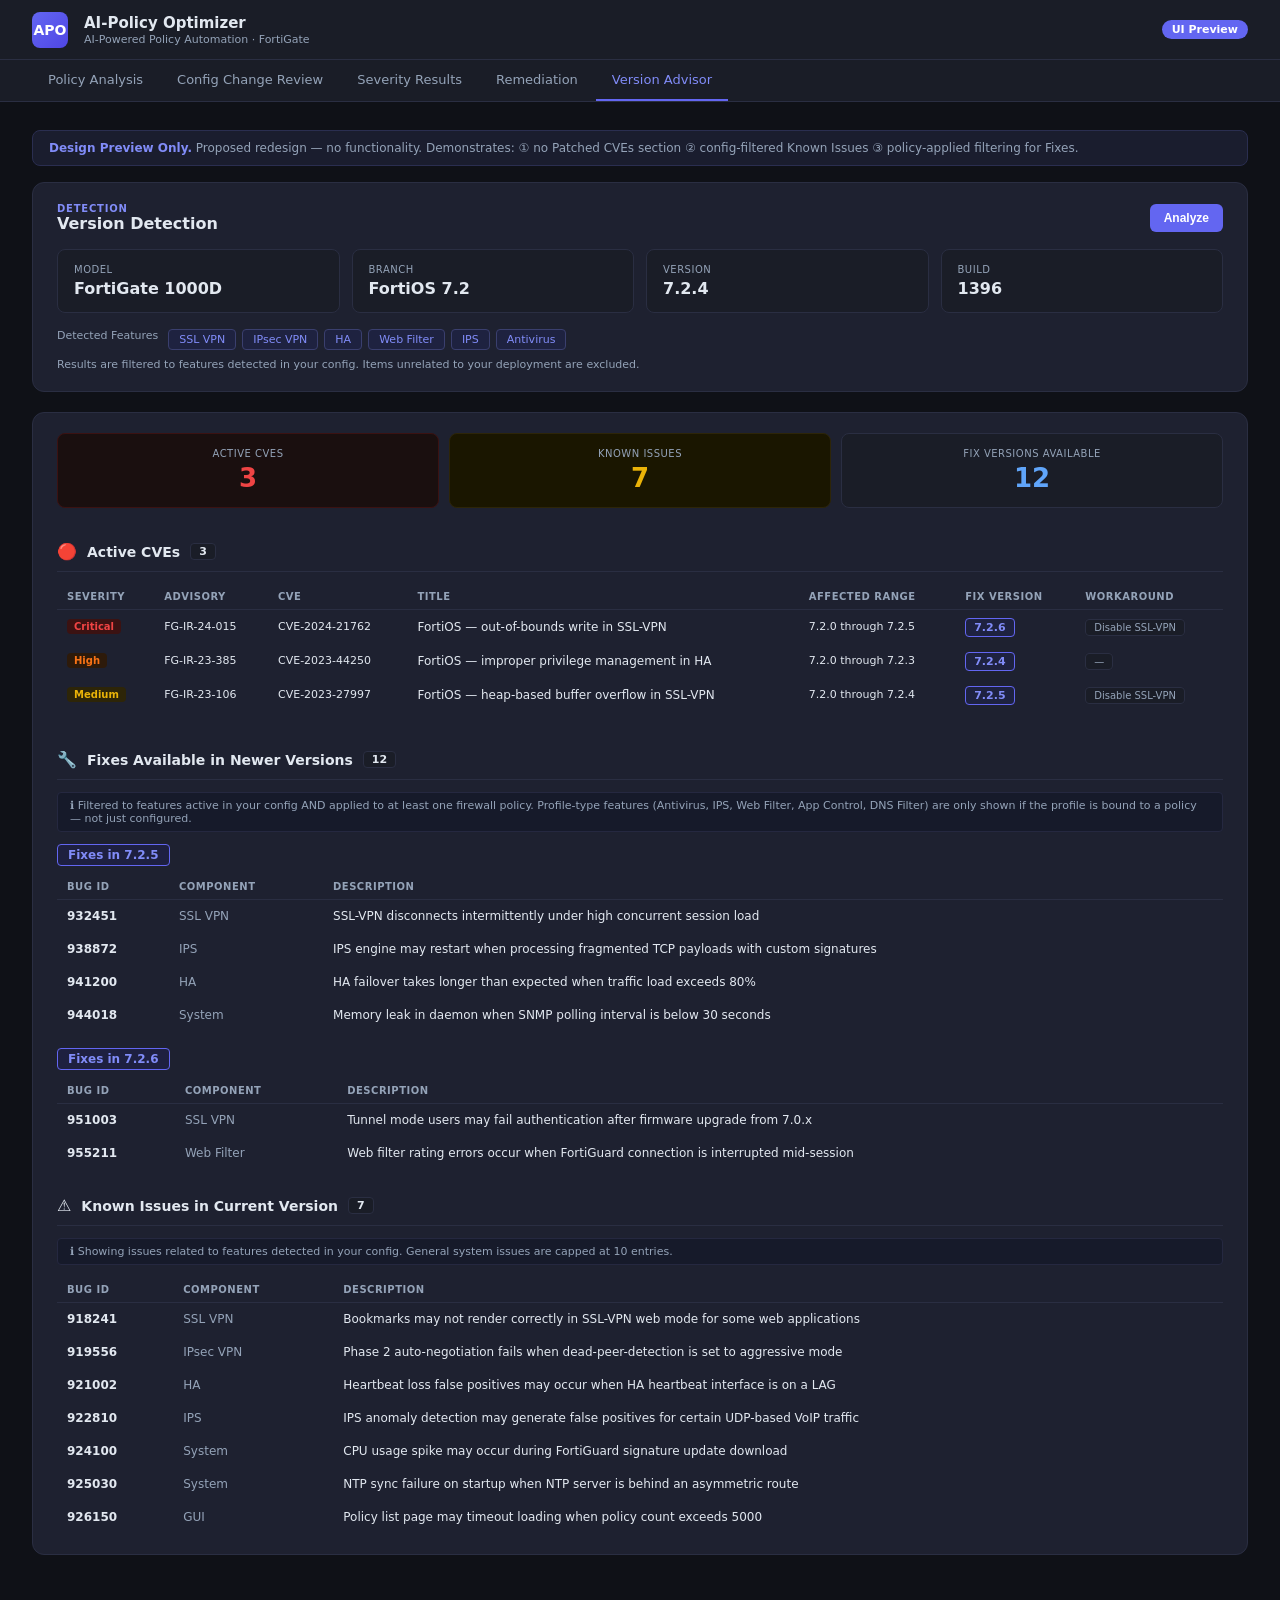
<file: preview/preview_advisor.html>
<!doctype html>
<html lang="en">
<head>
<meta charset="utf-8"/>
<meta name="viewport" content="width=device-width,initial-scale=1"/>
<title>APO UI Preview — Version Advisor</title>
<style>
  :root {
    --bg: #0f1117; --surface: #1a1d27; --card: #1e2130; --border: #2a2e42;
    --accent: #6366f1; --accent2: #818cf8;
    --red: #ef4444; --orange: #f97316; --yellow: #eab308; --green: #22c55e; --blue: #60a5fa;
    --text: #e2e8f0; --muted: #94a3b8; --faint: #475569;
    --radius: 12px; --radius-sm: 8px;
  }
  * { box-sizing: border-box; margin: 0; padding: 0; }
  body { background: var(--bg); color: var(--text); font-family: 'Inter', system-ui, sans-serif; font-size: 14px; }
  .header { background:#1a1d27;border-bottom:1px solid var(--border);padding:0 32px;display:flex;align-items:center;gap:16px;height:60px; }
  .logo-ring { width:36px;height:36px;border-radius:8px;background:linear-gradient(135deg,var(--accent),#4f46e5);display:flex;align-items:center;justify-content:center;font-weight:800;font-size:14px;color:#fff; }
  .nav { background:var(--surface);border-bottom:1px solid var(--border);padding:0 32px;display:flex;gap:2px; }
  .nav-tab { padding:12px 16px;font-size:13px;font-weight:500;color:var(--muted);cursor:pointer;border-bottom:2px solid transparent; }
  .nav-tab.active { color:var(--accent2);border-bottom-color:var(--accent); }
  .badge-preview { margin-left:auto;background:var(--accent);color:#fff;padding:3px 10px;border-radius:20px;font-size:11px;font-weight:600; }
  .main { max-width:1280px;margin:0 auto;padding:28px 32px; }
  .card { background:var(--card);border:1px solid var(--border);border-radius:var(--radius);padding:20px 24px;margin-bottom:20px; }
  .card-header { display:flex;align-items:center;gap:12px;margin-bottom:16px; }
  .card-index { font-size:10px;font-weight:700;color:var(--accent2);text-transform:uppercase;letter-spacing:.8px; }
  .card-title { font-size:16px;font-weight:600; }
  .btn-primary { background:var(--accent);color:#fff;border:none;border-radius:6px;padding:7px 14px;font-size:12px;font-weight:600;cursor:pointer; }
  .btn-secondary { background:var(--surface);color:var(--text);border:1px solid var(--border);border-radius:6px;padding:7px 14px;font-size:12px;font-weight:500;cursor:pointer; }

  /* ── Version stat tiles ── */
  .stat-row { display:grid;grid-template-columns:repeat(4,1fr);gap:12px;margin-bottom:16px; }
  .stat-tile { background:var(--surface);border:1px solid var(--border);border-radius:var(--radius-sm);padding:14px 16px; }
  .st-lbl { font-size:10px;color:var(--muted);text-transform:uppercase;letter-spacing:.5px; }
  .st-val { font-size:20px;font-weight:700;margin-top:4px; }

  /* ── Feature tags ── */
  .feat-row { display:flex;flex-wrap:wrap;gap:6px;margin-top:12px; }
  .feat-tag { background:#1e2240;border:1px solid #3a3f6e;border-radius:4px;padding:3px 10px;font-size:11px;color:var(--accent2); }
  .feat-label { font-size:11px;color:var(--muted);margin-right:4px; }

  /* ── Summary bar ── */
  .adv-bar { display:flex;gap:10px;margin-bottom:24px;flex-wrap:wrap; }
  .adv-tile { flex:1;min-width:140px;background:var(--surface);border:1px solid var(--border);border-radius:var(--radius-sm);padding:14px 16px;text-align:center; }
  .adv-tile.danger { border-color:#3b1212;background:#1a0f0f; }
  .adv-tile.warn   { border-color:#2d2508;background:#1a1600; }
  .adv-tile .t-lbl { font-size:10px;color:var(--muted);text-transform:uppercase;letter-spacing:.5px; }
  .adv-tile .t-val { font-size:26px;font-weight:700;margin-top:4px; }
  .adv-tile.danger .t-val { color:var(--red); }
  .adv-tile.warn   .t-val { color:var(--yellow); }

  /* ── Section header ── */
  .section-hdr { display:flex;align-items:center;gap:10px;padding:10px 0;border-bottom:1px solid var(--border);margin-bottom:12px; }
  .section-hdr-title { font-size:14px;font-weight:600; }
  .section-count { background:var(--surface);border:1px solid var(--border);border-radius:4px;padding:1px 8px;font-size:11px;font-weight:700;color:var(--text); }

  /* ── CVE table ── */
  .cve-table { width:100%;border-collapse:collapse;font-size:12px; }
  .cve-table th { padding:7px 10px;color:var(--muted);font-size:10px;text-transform:uppercase;letter-spacing:.5px;border-bottom:1px solid var(--border);text-align:left;font-weight:600; }
  .cve-table td { padding:9px 10px;border-bottom:1px solid #1e2130;vertical-align:middle; }
  .cve-table tr:hover td { background:#1a1e2d; }

  .sev-dot { display:inline-block;width:7px;height:7px;border-radius:50%;margin-right:5px;flex-shrink:0; }
  .sev-pill { display:inline-flex;align-items:center;padding:2px 7px;border-radius:4px;font-size:10px;font-weight:700; }
  .sev-Critical { background:#3b1212;color:var(--red); }
  .sev-High     { background:#2d1a0a;color:var(--orange); }
  .sev-Medium   { background:#2d2508;color:var(--yellow); }
  .sev-Low      { background:#0f2a22;color:var(--green); }

  .fix-pill { background:#1e2240;border:1px solid var(--accent);border-radius:4px;padding:2px 8px;font-size:11px;color:var(--accent2);font-weight:600; }
  .wka-pill { background:var(--surface);border:1px solid var(--border);border-radius:4px;padding:2px 8px;font-size:10px;color:var(--muted); }

  /* ── Bug table ── */
  .bug-table { width:100%;border-collapse:collapse;font-size:12px; }
  .bug-table th { padding:7px 10px;color:var(--muted);font-size:10px;text-transform:uppercase;letter-spacing:.5px;border-bottom:1px solid var(--border);text-align:left;font-weight:600; }
  .bug-table td { padding:9px 10px;border-bottom:1px solid #1e2130; }
  .bug-table tr:hover td { background:#1a1e2d; }

  /* ── Fix version group ── */
  .fix-version-group { margin-bottom:16px; }
  .fix-version-label { font-size:12px;font-weight:700;color:var(--accent2);background:#1e2040;border:1px solid var(--accent);border-radius:4px;display:inline-block;padding:3px 10px;margin-bottom:8px; }

  .note-banner { background:#1a1d2e;border:1px solid #2a2e50;border-radius:var(--radius-sm);padding:10px 16px;font-size:12px;color:#94a3b8;margin-bottom:16px; }
  .note-banner strong { color:var(--accent2); }
  .filter-note { font-size:11px;color:var(--muted);background:#161a2a;border:1px solid #252840;border-radius:4px;padding:6px 12px;margin-bottom:12px; }
</style>
</head>
<body>

<div class="header">
  <div class="logo-ring">APO</div>
  <div>
    <div style="font-size:15px;font-weight:600">AI-Policy Optimizer</div>
    <div style="font-size:11px;color:var(--muted);margin-top:1px">AI-Powered Policy Automation · FortiGate</div>
  </div>
  <div class="badge-preview">UI Preview</div>
</div>

<nav class="nav">
  <div class="nav-tab">Policy Analysis</div>
  <div class="nav-tab">Config Change Review</div>
  <div class="nav-tab">Severity Results</div>
  <div class="nav-tab">Remediation</div>
  <div class="nav-tab active">Version Advisor</div>
</nav>

<div class="main">
  <div class="note-banner"><strong>Design Preview Only.</strong> Proposed redesign — no functionality. Demonstrates: ① no Patched CVEs section ② config-filtered Known Issues ③ policy-applied filtering for Fixes.</div>

  <!-- Version detection -->
  <div class="card">
    <div class="card-header">
      <div>
        <div class="card-index">Detection</div>
        <div class="card-title">Version Detection</div>
      </div>
      <button class="btn-primary" style="margin-left:auto">Analyze</button>
    </div>
    <div class="stat-row">
      <div class="stat-tile"><div class="st-lbl">Model</div><div class="st-val" style="font-size:16px">FortiGate 1000D</div></div>
      <div class="stat-tile"><div class="st-lbl">Branch</div><div class="st-val" style="font-size:16px">FortiOS 7.2</div></div>
      <div class="stat-tile"><div class="st-lbl">Version</div><div class="st-val" style="font-size:16px">7.2.4</div></div>
      <div class="stat-tile"><div class="st-lbl">Build</div><div class="st-val" style="font-size:16px">1396</div></div>
    </div>
    <div class="feat-row">
      <span class="feat-label">Detected Features</span>
      <span class="feat-tag">SSL VPN</span>
      <span class="feat-tag">IPsec VPN</span>
      <span class="feat-tag">HA</span>
      <span class="feat-tag">Web Filter</span>
      <span class="feat-tag">IPS</span>
      <span class="feat-tag">Antivirus</span>
    </div>
    <div style="margin-top:8px;font-size:11px;color:var(--muted)">Results are filtered to features detected in your config. Items unrelated to your deployment are excluded.</div>
  </div>

  <!-- Result card -->
  <div class="card">

    <!-- Summary bar (Patched CVEs tile removed) -->
    <div class="adv-bar">
      <div class="adv-tile danger">
        <div class="t-lbl">Active CVEs</div>
        <div class="t-val">3</div>
      </div>
      <div class="adv-tile warn">
        <div class="t-lbl">Known Issues</div>
        <div class="t-val">7</div>
      </div>
      <div class="adv-tile">
        <div class="t-lbl">Fix Versions Available</div>
        <div class="t-val" style="color:var(--blue)">12</div>
      </div>
    </div>

    <!-- Active CVEs -->
    <div class="section-hdr">
      <span style="font-size:16px">🔴</span>
      <span class="section-hdr-title">Active CVEs</span>
      <span class="section-count">3</span>
    </div>
    <table class="cve-table" style="margin-bottom:28px">
      <thead><tr><th>Severity</th><th>Advisory</th><th>CVE</th><th>Title</th><th>Affected Range</th><th>Fix Version</th><th>Workaround</th></tr></thead>
      <tbody>
        <tr>
          <td><span class="sev-pill sev-Critical">Critical</span></td>
          <td style="font-size:11px;white-space:nowrap">FG-IR-24-015</td>
          <td style="font-size:11px;white-space:nowrap">CVE-2024-21762</td>
          <td>FortiOS — out-of-bounds write in SSL-VPN</td>
          <td style="font-size:11px">7.2.0 through 7.2.5</td>
          <td><span class="fix-pill">7.2.6</span></td>
          <td><span class="wka-pill">Disable SSL-VPN</span></td>
        </tr>
        <tr>
          <td><span class="sev-pill sev-High">High</span></td>
          <td style="font-size:11px;white-space:nowrap">FG-IR-23-385</td>
          <td style="font-size:11px;white-space:nowrap">CVE-2023-44250</td>
          <td>FortiOS — improper privilege management in HA</td>
          <td style="font-size:11px">7.2.0 through 7.2.3</td>
          <td><span class="fix-pill">7.2.4</span></td>
          <td><span class="wka-pill">—</span></td>
        </tr>
        <tr>
          <td><span class="sev-pill sev-Medium">Medium</span></td>
          <td style="font-size:11px;white-space:nowrap">FG-IR-23-106</td>
          <td style="font-size:11px;white-space:nowrap">CVE-2023-27997</td>
          <td>FortiOS — heap-based buffer overflow in SSL-VPN</td>
          <td style="font-size:11px">7.2.0 through 7.2.4</td>
          <td><span class="fix-pill">7.2.5</span></td>
          <td><span class="wka-pill">Disable SSL-VPN</span></td>
        </tr>
      </tbody>
    </table>

    <!-- Fixes in newer versions -->
    <div class="section-hdr">
      <span style="font-size:16px">🔧</span>
      <span class="section-hdr-title">Fixes Available in Newer Versions</span>
      <span class="section-count">12</span>
    </div>
    <div class="filter-note">ℹ Filtered to features active in your config AND applied to at least one firewall policy. Profile-type features (Antivirus, IPS, Web Filter, App Control, DNS Filter) are only shown if the profile is bound to a policy — not just configured.</div>

    <div class="fix-version-group">
      <div class="fix-version-label">Fixes in 7.2.5</div>
      <table class="bug-table">
        <thead><tr><th>Bug ID</th><th>Component</th><th>Description</th></tr></thead>
        <tbody>
          <tr><td style="font-weight:700;white-space:nowrap">932451</td><td style="color:var(--muted);white-space:nowrap">SSL VPN</td><td>SSL-VPN disconnects intermittently under high concurrent session load</td></tr>
          <tr><td style="font-weight:700;white-space:nowrap">938872</td><td style="color:var(--muted);white-space:nowrap">IPS</td><td>IPS engine may restart when processing fragmented TCP payloads with custom signatures</td></tr>
          <tr><td style="font-weight:700;white-space:nowrap">941200</td><td style="color:var(--muted);white-space:nowrap">HA</td><td>HA failover takes longer than expected when traffic load exceeds 80%</td></tr>
          <tr><td style="font-weight:700;white-space:nowrap">944018</td><td style="color:var(--muted);white-space:nowrap">System</td><td>Memory leak in daemon when SNMP polling interval is below 30 seconds</td></tr>
        </tbody>
      </table>
    </div>
    <div class="fix-version-group">
      <div class="fix-version-label">Fixes in 7.2.6</div>
      <table class="bug-table">
        <thead><tr><th>Bug ID</th><th>Component</th><th>Description</th></tr></thead>
        <tbody>
          <tr><td style="font-weight:700;white-space:nowrap">951003</td><td style="color:var(--muted);white-space:nowrap">SSL VPN</td><td>Tunnel mode users may fail authentication after firmware upgrade from 7.0.x</td></tr>
          <tr><td style="font-weight:700;white-space:nowrap">955211</td><td style="color:var(--muted);white-space:nowrap">Web Filter</td><td>Web filter rating errors occur when FortiGuard connection is interrupted mid-session</td></tr>
        </tbody>
      </table>
    </div>

    <!-- Known Issues (filtered, capped) -->
    <div class="section-hdr" style="margin-top:12px">
      <span style="font-size:16px">⚠️</span>
      <span class="section-hdr-title">Known Issues in Current Version</span>
      <span class="section-count">7</span>
    </div>
    <div class="filter-note">ℹ Showing issues related to features detected in your config. General system issues are capped at 10 entries.</div>
    <table class="bug-table">
      <thead><tr><th>Bug ID</th><th>Component</th><th>Description</th></tr></thead>
      <tbody>
        <tr><td style="font-weight:700;white-space:nowrap">918241</td><td style="color:var(--muted);white-space:nowrap">SSL VPN</td><td>Bookmarks may not render correctly in SSL-VPN web mode for some web applications</td></tr>
        <tr><td style="font-weight:700;white-space:nowrap">919556</td><td style="color:var(--muted);white-space:nowrap">IPsec VPN</td><td>Phase 2 auto-negotiation fails when dead-peer-detection is set to aggressive mode</td></tr>
        <tr><td style="font-weight:700;white-space:nowrap">921002</td><td style="color:var(--muted);white-space:nowrap">HA</td><td>Heartbeat loss false positives may occur when HA heartbeat interface is on a LAG</td></tr>
        <tr><td style="font-weight:700;white-space:nowrap">922810</td><td style="color:var(--muted);white-space:nowrap">IPS</td><td>IPS anomaly detection may generate false positives for certain UDP-based VoIP traffic</td></tr>
        <tr><td style="font-weight:700;white-space:nowrap">924100</td><td style="color:var(--muted);white-space:nowrap">System</td><td>CPU usage spike may occur during FortiGuard signature update download</td></tr>
        <tr><td style="font-weight:700;white-space:nowrap">925030</td><td style="color:var(--muted);white-space:nowrap">System</td><td>NTP sync failure on startup when NTP server is behind an asymmetric route</td></tr>
        <tr><td style="font-weight:700;white-space:nowrap">926150</td><td style="color:var(--muted);white-space:nowrap">GUI</td><td>Policy list page may timeout loading when policy count exceeds 5000</td></tr>
      </tbody>
    </table>

  </div>
</div>
</body>
</html>
</file>
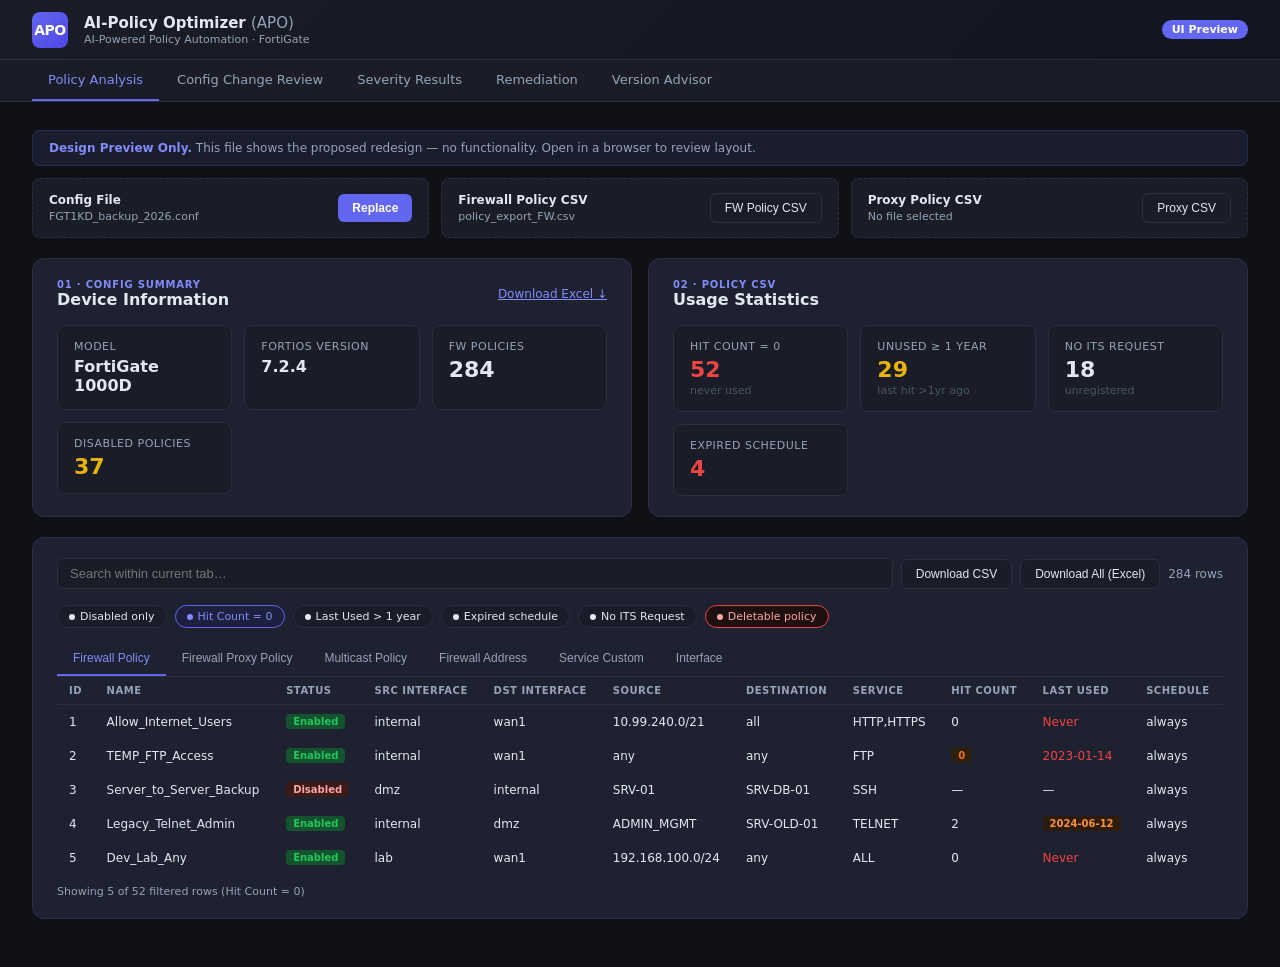
<file: preview/preview_overview.html>
<!doctype html>
<html lang="en">
<head>
<meta charset="utf-8"/>
<meta name="viewport" content="width=device-width,initial-scale=1"/>
<title>APO UI Preview — Policy Analysis</title>
<style>
  :root {
    --bg: #0f1117; --surface: #1a1d27; --card: #1e2130;
    --border: #2a2e42; --accent: #6366f1; --accent2: #818cf8;
    --green: #22c55e; --yellow: #eab308; --red: #ef4444; --orange: #f97316;
    --text: #e2e8f0; --muted: #94a3b8; --faint: #475569;
    --radius: 12px; --radius-sm: 8px;
  }
  * { box-sizing: border-box; margin: 0; padding: 0; }
  body { background: var(--bg); color: var(--text); font-family: 'Inter', system-ui, sans-serif; font-size: 14px; min-height: 100vh; }

  /* ── Header ── */
  .header {
    background: linear-gradient(135deg, #1a1d27 0%, #12151f 100%);
    border-bottom: 1px solid var(--border);
    padding: 0 32px;
    display: flex; align-items: center; gap: 16px; height: 60px;
  }
  .logo-ring {
    width: 36px; height: 36px; border-radius: 8px;
    background: linear-gradient(135deg, var(--accent), #4f46e5);
    display: flex; align-items: center; justify-content: center;
    font-weight: 800; font-size: 14px; color: #fff; letter-spacing: -0.5px;
  }
  .header-title { font-size: 15px; font-weight: 600; color: var(--text); }
  .header-sub   { font-size: 11px; color: var(--muted); margin-top: 1px; }
  .badge-preview {
    margin-left: auto; background: var(--accent); color: #fff;
    padding: 3px 10px; border-radius: 20px; font-size: 11px; font-weight: 600;
  }

  /* ── Nav tabs ── */
  .nav { background: var(--surface); border-bottom: 1px solid var(--border); padding: 0 32px; display: flex; gap: 2px; }
  .nav-tab {
    padding: 12px 16px; font-size: 13px; font-weight: 500; color: var(--muted);
    cursor: pointer; border-bottom: 2px solid transparent; transition: all .15s;
  }
  .nav-tab.active { color: var(--accent2); border-bottom-color: var(--accent); }

  /* ── Main layout ── */
  .main { max-width: 1280px; margin: 0 auto; padding: 28px 32px; }

  /* ── Cards ── */
  .card {
    background: var(--card); border: 1px solid var(--border);
    border-radius: var(--radius); padding: 20px 24px; margin-bottom: 20px;
  }
  .card-header { display: flex; align-items: center; gap: 12px; margin-bottom: 16px; }
  .card-index { font-size: 10px; font-weight: 700; color: var(--accent2); text-transform: uppercase; letter-spacing: .8px; }
  .card-title { font-size: 16px; font-weight: 600; color: var(--text); }
  .card-status { margin-left: auto; font-size: 12px; color: var(--muted); }

  /* ── Upload strip ── */
  .upload-strip { display: grid; grid-template-columns: 1fr 1fr 1fr; gap: 12px; margin-bottom: 20px; }
  .upload-tile {
    background: var(--surface); border: 1.5px dashed var(--border);
    border-radius: var(--radius-sm); padding: 14px 16px;
    display: flex; align-items: center; justify-content: space-between; gap: 12px;
    transition: border-color .15s;
  }
  .upload-tile:hover { border-color: var(--accent); }
  .upload-tile .label { font-size: 12px; font-weight: 600; color: var(--text); }
  .upload-tile .fname { font-size: 11px; color: var(--muted); margin-top: 3px; }
  .btn-primary {
    background: var(--accent); color: #fff; border: none; border-radius: 6px;
    padding: 7px 14px; font-size: 12px; font-weight: 600; cursor: pointer; white-space: nowrap;
  }
  .btn-secondary {
    background: var(--surface); color: var(--text); border: 1px solid var(--border);
    border-radius: 6px; padding: 7px 14px; font-size: 12px; font-weight: 500; cursor: pointer; white-space: nowrap;
  }

  /* ── Stat grid ── */
  .stat-grid { display: grid; grid-template-columns: repeat(auto-fit, minmax(150px, 1fr)); gap: 12px; }
  .stat-tile {
    background: var(--surface); border: 1px solid var(--border);
    border-radius: var(--radius-sm); padding: 14px 16px;
  }
  .stat-tile .st-label { font-size: 11px; color: var(--muted); text-transform: uppercase; letter-spacing: .5px; }
  .stat-tile .st-val   { font-size: 22px; font-weight: 700; color: var(--text); margin-top: 4px; }
  .stat-tile .st-sub   { font-size: 11px; color: var(--faint); margin-top: 2px; }
  .accent-green .st-val { color: var(--green); }
  .accent-red   .st-val { color: var(--red); }
  .accent-yellow .st-val { color: var(--yellow); }

  /* ── Toolbar ── */
  .toolbar { display: flex; align-items: center; gap: 8px; margin-bottom: 16px; }
  .search-input {
    flex: 1; background: var(--surface); border: 1px solid var(--border);
    border-radius: 6px; padding: 7px 12px; color: var(--text); font-size: 13px;
  }

  /* ── Filter pills ── */
  .filter-pills { display: flex; flex-wrap: wrap; gap: 8px; margin-bottom: 14px; }
  .pill {
    display: flex; align-items: center; gap: 5px;
    background: var(--surface); border: 1px solid var(--border);
    border-radius: 20px; padding: 4px 11px; font-size: 11px; cursor: pointer;
  }
  .pill.active { border-color: var(--accent); color: var(--accent2); background: #1e2040; }
  .pill-dot { width: 6px; height: 6px; border-radius: 50%; background: currentColor; }

  /* ── Tab strip ── */
  .tab-strip { display: flex; border-bottom: 1px solid var(--border); margin-bottom: 0; gap: 0; }
  .tab-btn {
    padding: 9px 16px; font-size: 12px; font-weight: 500; color: var(--muted);
    background: none; border: none; border-bottom: 2px solid transparent; cursor: pointer;
  }
  .tab-btn.active { color: var(--accent2); border-bottom-color: var(--accent); }

  /* ── Table ── */
  .data-table { width: 100%; border-collapse: collapse; font-size: 12px; }
  .data-table th {
    text-align: left; padding: 8px 12px; color: var(--muted); font-weight: 600;
    font-size: 10px; text-transform: uppercase; letter-spacing: .5px;
    border-bottom: 1px solid var(--border);
  }
  .data-table td { padding: 9px 12px; border-bottom: 1px solid #1e2130; color: var(--text); }
  .data-table tr:hover td { background: #1a1e2d; }
  .badge {
    display: inline-block; padding: 2px 7px; border-radius: 4px; font-size: 10px; font-weight: 600;
  }
  .badge-enabled  { background: #14532d; color: var(--green); }
  .badge-disabled { background: #3b1a1a; color: #fca5a5; }
  .badge-zero     { background: #2d1f0e; color: var(--orange); }
  .badge-old      { background: #2d1b0e; color: #fb923c; }

  /* ── Row count ── */
  .row-count { font-size: 11px; color: var(--muted); margin-top: 10px; }

  /* ── Two-col summary ── */
  .two-col { display: grid; grid-template-columns: 1fr 1fr; gap: 16px; }

  .note-banner {
    background: #1a1d2e; border: 1px solid #2a2e50; border-radius: var(--radius-sm);
    padding: 10px 16px; font-size: 12px; color: #94a3b8; margin-bottom: 12px;
  }
  .note-banner strong { color: var(--accent2); }
</style>
</head>
<body>

<div class="header">
  <div class="logo-ring">APO</div>
  <div>
    <div class="header-title">AI-Policy Optimizer <span style="color:var(--muted);font-weight:400">(APO)</span></div>
    <div class="header-sub">AI-Powered Policy Automation · FortiGate</div>
  </div>
  <div class="badge-preview">UI Preview</div>
</div>

<nav class="nav">
  <div class="nav-tab active">Policy Analysis</div>
  <div class="nav-tab">Config Change Review</div>
  <div class="nav-tab">Severity Results</div>
  <div class="nav-tab">Remediation</div>
  <div class="nav-tab">Version Advisor</div>
</nav>

<div class="main">

  <!-- Upload strip -->
  <div class="note-banner"><strong>Design Preview Only.</strong> This file shows the proposed redesign — no functionality. Open in a browser to review layout.</div>

  <div class="upload-strip">
    <div class="upload-tile">
      <div>
        <div class="label">Config File</div>
        <div class="fname">FGT1KD_backup_2026.conf</div>
      </div>
      <button class="btn-primary">Replace</button>
    </div>
    <div class="upload-tile">
      <div>
        <div class="label">Firewall Policy CSV</div>
        <div class="fname">policy_export_FW.csv</div>
      </div>
      <button class="btn-secondary">FW Policy CSV</button>
    </div>
    <div class="upload-tile">
      <div>
        <div class="label">Proxy Policy CSV</div>
        <div class="fname">No file selected</div>
      </div>
      <button class="btn-secondary">Proxy CSV</button>
    </div>
  </div>

  <!-- Summary row -->
  <div class="two-col" style="margin-bottom:20px">
    <div class="card" style="margin-bottom:0">
      <div class="card-header">
        <div>
          <div class="card-index">01 · Config Summary</div>
          <div class="card-title">Device Information</div>
        </div>
        <a href="#" style="margin-left:auto;font-size:12px;color:var(--accent2)">Download Excel ↓</a>
      </div>
      <div class="stat-grid">
        <div class="stat-tile">
          <div class="st-label">Model</div>
          <div class="st-val" style="font-size:16px">FortiGate 1000D</div>
        </div>
        <div class="stat-tile">
          <div class="st-label">FortiOS Version</div>
          <div class="st-val" style="font-size:16px">7.2.4</div>
        </div>
        <div class="stat-tile">
          <div class="st-label">FW Policies</div>
          <div class="st-val">284</div>
        </div>
        <div class="stat-tile accent-yellow">
          <div class="st-label">Disabled Policies</div>
          <div class="st-val">37</div>
        </div>
      </div>
    </div>

    <div class="card" style="margin-bottom:0">
      <div class="card-header">
        <div>
          <div class="card-index">02 · Policy CSV</div>
          <div class="card-title">Usage Statistics</div>
        </div>
      </div>
      <div class="stat-grid">
        <div class="stat-tile accent-red">
          <div class="st-label">Hit Count = 0</div>
          <div class="st-val">52</div>
          <div class="st-sub">never used</div>
        </div>
        <div class="stat-tile accent-yellow">
          <div class="st-label">Unused ≥ 1 Year</div>
          <div class="st-val">29</div>
          <div class="st-sub">last hit >1yr ago</div>
        </div>
        <div class="stat-tile">
          <div class="st-label">No ITS Request</div>
          <div class="st-val">18</div>
          <div class="st-sub">unregistered</div>
        </div>
        <div class="stat-tile accent-red">
          <div class="st-label">Expired Schedule</div>
          <div class="st-val">4</div>
        </div>
      </div>
    </div>
  </div>

  <!-- Table workspace -->
  <div class="card">
    <div class="toolbar">
      <input class="search-input" placeholder="Search within current tab…" value="" />
      <button class="btn-secondary">Download CSV</button>
      <button class="btn-secondary">Download All (Excel)</button>
      <span style="font-size:12px;color:var(--muted);white-space:nowrap">284 rows</span>
    </div>

    <div class="filter-pills">
      <div class="pill"><span class="pill-dot"></span>Disabled only</div>
      <div class="pill active"><span class="pill-dot"></span>Hit Count = 0</div>
      <div class="pill"><span class="pill-dot"></span>Last Used &gt; 1 year</div>
      <div class="pill"><span class="pill-dot"></span>Expired schedule</div>
      <div class="pill"><span class="pill-dot"></span>No ITS Request</div>
      <div class="pill" style="border-color:var(--red);color:#fca5a5;background:#1e1010"><span class="pill-dot"></span>Deletable policy</div>
    </div>

    <div class="tab-strip">
      <button class="tab-btn active">Firewall Policy</button>
      <button class="tab-btn">Firewall Proxy Policy</button>
      <button class="tab-btn">Multicast Policy</button>
      <button class="tab-btn">Firewall Address</button>
      <button class="tab-btn">Service Custom</button>
      <button class="tab-btn">Interface</button>
    </div>

    <table class="data-table" style="margin-top:0">
      <thead>
        <tr>
          <th>ID</th><th>Name</th><th>Status</th><th>Src Interface</th><th>Dst Interface</th>
          <th>Source</th><th>Destination</th><th>Service</th><th>Hit Count</th><th>Last Used</th><th>Schedule</th>
        </tr>
      </thead>
      <tbody>
        <tr>
          <td>1</td><td>Allow_Internet_Users</td><td><span class="badge badge-enabled">Enabled</span></td>
          <td>internal</td><td>wan1</td><td>10.99.240.0/21</td><td>all</td><td>HTTP,HTTPS</td>
          <td>0</td><td style="color:var(--red)">Never</td><td>always</td>
        </tr>
        <tr>
          <td>2</td><td>TEMP_FTP_Access</td><td><span class="badge badge-enabled">Enabled</span></td>
          <td>internal</td><td>wan1</td><td>any</td><td>any</td><td>FTP</td>
          <td><span class="badge badge-zero">0</span></td><td style="color:var(--red)">2023-01-14</td><td>always</td>
        </tr>
        <tr>
          <td>3</td><td>Server_to_Server_Backup</td><td><span class="badge badge-disabled">Disabled</span></td>
          <td>dmz</td><td>internal</td><td>SRV-01</td><td>SRV-DB-01</td><td>SSH</td>
          <td>—</td><td>—</td><td>always</td>
        </tr>
        <tr>
          <td>4</td><td>Legacy_Telnet_Admin</td><td><span class="badge badge-enabled">Enabled</span></td>
          <td>internal</td><td>dmz</td><td>ADMIN_MGMT</td><td>SRV-OLD-01</td><td>TELNET</td>
          <td>2</td><td><span class="badge badge-old">2024-06-12</span></td><td>always</td>
        </tr>
        <tr>
          <td>5</td><td>Dev_Lab_Any</td><td><span class="badge badge-enabled">Enabled</span></td>
          <td>lab</td><td>wan1</td><td>192.168.100.0/24</td><td>any</td><td>ALL</td>
          <td>0</td><td style="color:var(--red)">Never</td><td>always</td>
        </tr>
      </tbody>
    </table>
    <div class="row-count">Showing 5 of 52 filtered rows (Hit Count = 0)</div>
  </div>

</div>
</body>
</html>
</file>
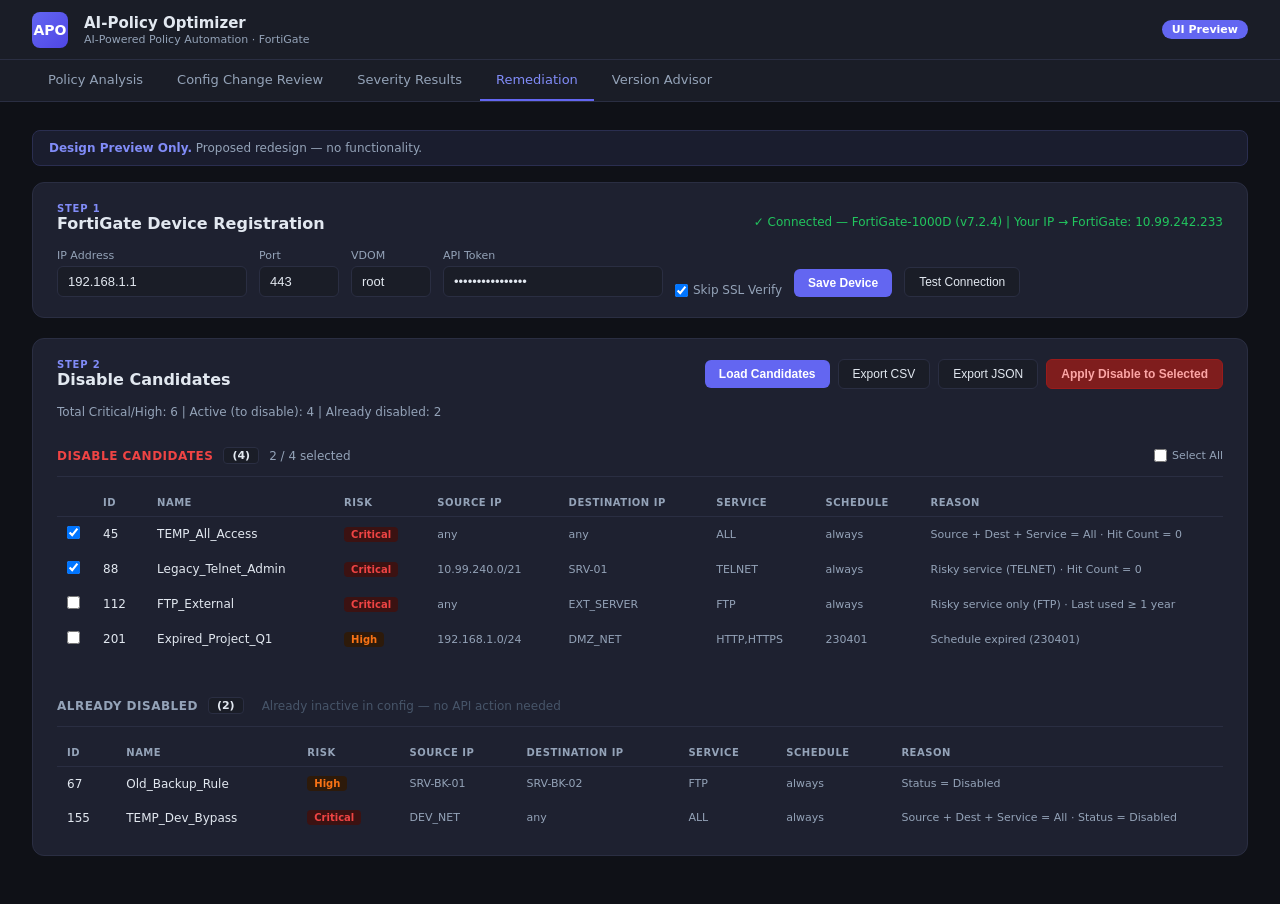
<file: preview/preview_remediation.html>
<!doctype html>
<html lang="en">
<head>
<meta charset="utf-8"/>
<meta name="viewport" content="width=device-width,initial-scale=1"/>
<title>APO UI Preview — Remediation</title>
<style>
  :root {
    --bg: #0f1117; --surface: #1a1d27; --card: #1e2130; --border: #2a2e42;
    --accent: #6366f1; --accent2: #818cf8;
    --red: #ef4444; --orange: #f97316; --green: #22c55e; --yellow: #eab308;
    --text: #e2e8f0; --muted: #94a3b8; --faint: #475569;
    --radius: 12px; --radius-sm: 8px;
  }
  * { box-sizing:border-box; margin:0; padding:0; }
  body { background:var(--bg); color:var(--text); font-family:'Inter',system-ui,sans-serif; font-size:14px; }
  .header { background:#1a1d27;border-bottom:1px solid var(--border);padding:0 32px;display:flex;align-items:center;gap:16px;height:60px; }
  .logo-ring { width:36px;height:36px;border-radius:8px;background:linear-gradient(135deg,var(--accent),#4f46e5);display:flex;align-items:center;justify-content:center;font-weight:800;font-size:14px;color:#fff; }
  .nav { background:var(--surface);border-bottom:1px solid var(--border);padding:0 32px;display:flex;gap:2px; }
  .nav-tab { padding:12px 16px;font-size:13px;font-weight:500;color:var(--muted);cursor:pointer;border-bottom:2px solid transparent; }
  .nav-tab.active { color:var(--accent2);border-bottom-color:var(--accent); }
  .badge-preview { margin-left:auto;background:var(--accent);color:#fff;padding:3px 10px;border-radius:20px;font-size:11px;font-weight:600; }
  .main { max-width:1280px;margin:0 auto;padding:28px 32px; }
  .card { background:var(--card);border:1px solid var(--border);border-radius:var(--radius);padding:20px 24px;margin-bottom:20px; }
  .card-header { display:flex;align-items:center;gap:12px;margin-bottom:16px; }
  .card-index { font-size:10px;font-weight:700;color:var(--accent2);text-transform:uppercase;letter-spacing:.8px; }
  .card-title { font-size:16px;font-weight:600; }
  .btn-primary { background:var(--accent);color:#fff;border:none;border-radius:6px;padding:7px 14px;font-size:12px;font-weight:600;cursor:pointer;white-space:nowrap; }
  .btn-secondary { background:var(--surface);color:var(--text);border:1px solid var(--border);border-radius:6px;padding:7px 14px;font-size:12px;font-weight:500;cursor:pointer;white-space:nowrap; }
  .btn-danger { background:#7f1d1d;color:#fca5a5;border:1px solid #991b1b;border-radius:6px;padding:7px 14px;font-size:12px;font-weight:600;cursor:pointer;white-space:nowrap; }
  .btn-danger:disabled { opacity:.4; }

  /* Device form */
  .device-form { display:flex;flex-wrap:wrap;gap:12px;align-items:flex-end; }
  .form-field { display:flex;flex-direction:column;gap:4px; }
  .form-label { font-size:11px;color:var(--muted);font-weight:500; }
  .form-input { background:var(--surface);border:1px solid var(--border);border-radius:6px;padding:7px 10px;color:var(--text);font-size:13px; }
  .form-input-sm { width:80px; }
  .form-input-lg { width:220px; }
  .status-ok  { color:var(--green);font-size:12px;margin-top:8px; }
  .status-msg { font-size:12px;color:var(--muted); }

  /* Toolbar */
  .toolbar { display:flex;gap:8px;align-items:center;flex-wrap:wrap; }
  .toolbar-spacer { flex:1; }

  /* Section header */
  .section-hdr { display:flex;align-items:center;gap:10px;padding:12px 0;border-bottom:1px solid var(--border);margin-bottom:12px; }
  .section-label-red  { font-size:12px;font-weight:700;color:var(--red);text-transform:uppercase;letter-spacing:.5px; }
  .section-label-gray { font-size:12px;font-weight:700;color:var(--muted);text-transform:uppercase;letter-spacing:.5px; }
  .section-count { background:var(--surface);border:1px solid var(--border);border-radius:4px;padding:1px 8px;font-size:11px;font-weight:700; }
  .selected-count { font-size:12px;color:var(--muted); }
  .check-all { font-size:11px;color:var(--muted);margin-left:auto;display:flex;align-items:center;gap:5px;cursor:pointer; }

  /* Table */
  .rem-table { width:100%;border-collapse:collapse;font-size:12px; }
  .rem-table th { padding:8px 10px;color:var(--muted);font-size:10px;text-transform:uppercase;letter-spacing:.5px;border-bottom:1px solid var(--border);text-align:left;font-weight:600; }
  .rem-table td { padding:9px 10px;border-bottom:1px solid #1e2130;vertical-align:middle; }
  .rem-table tr:hover td { background:#1a1e2d; }
  .risk-pill { display:inline-block;padding:2px 7px;border-radius:4px;font-size:10px;font-weight:700; }
  .risk-critical { background:#3b1212;color:var(--red); }
  .risk-high     { background:#2d1a0a;color:var(--orange); }
  .td-muted { color:var(--muted);font-size:11px; }
  .td-reason { color:#94a3b8;font-size:11px;max-width:240px; }

  .note-banner { background:#1a1d2e;border:1px solid #2a2e50;border-radius:var(--radius-sm);padding:10px 16px;font-size:12px;color:#94a3b8;margin-bottom:16px; }
  .note-banner strong { color:var(--accent2); }
</style>
</head>
<body>

<div class="header">
  <div class="logo-ring">APO</div>
  <div>
    <div style="font-size:15px;font-weight:600">AI-Policy Optimizer</div>
    <div style="font-size:11px;color:var(--muted);margin-top:1px">AI-Powered Policy Automation · FortiGate</div>
  </div>
  <div class="badge-preview">UI Preview</div>
</div>

<nav class="nav">
  <div class="nav-tab">Policy Analysis</div>
  <div class="nav-tab">Config Change Review</div>
  <div class="nav-tab">Severity Results</div>
  <div class="nav-tab active">Remediation</div>
  <div class="nav-tab">Version Advisor</div>
</nav>

<div class="main">
  <div class="note-banner"><strong>Design Preview Only.</strong> Proposed redesign — no functionality.</div>

  <!-- Step 1 — Device -->
  <div class="card">
    <div class="card-header">
      <div>
        <div class="card-index">Step 1</div>
        <div class="card-title">FortiGate Device Registration</div>
      </div>
      <span style="margin-left:auto;font-size:12px" class="status-ok">✓ Connected — FortiGate-1000D (v7.2.4)  |  Your IP → FortiGate: 10.99.242.233</span>
    </div>
    <div class="device-form">
      <div class="form-field">
        <div class="form-label">IP Address</div>
        <input class="form-input" value="192.168.1.1" />
      </div>
      <div class="form-field">
        <div class="form-label">Port</div>
        <input class="form-input form-input-sm" value="443" />
      </div>
      <div class="form-field">
        <div class="form-label">VDOM</div>
        <input class="form-input form-input-sm" value="root" />
      </div>
      <div class="form-field">
        <div class="form-label">API Token</div>
        <input class="form-input form-input-lg" type="password" value="••••••••••••••••" />
      </div>
      <div class="form-field" style="justify-content:flex-end">
        <label style="display:flex;align-items:center;gap:5px;font-size:12px;color:var(--muted);cursor:pointer"><input type="checkbox" checked> Skip SSL Verify</label>
      </div>
      <button class="btn-primary">Save Device</button>
      <button class="btn-secondary">Test Connection</button>
    </div>
  </div>

  <!-- Step 2 — Candidates -->
  <div class="card">
    <div class="card-header">
      <div>
        <div class="card-index">Step 2</div>
        <div class="card-title">Disable Candidates</div>
      </div>
      <div class="toolbar" style="margin-left:auto">
        <button class="btn-primary">Load Candidates</button>
        <button class="btn-secondary">Export CSV</button>
        <button class="btn-secondary">Export JSON</button>
        <button class="btn-danger">Apply Disable to Selected</button>
      </div>
    </div>

    <div style="font-size:12px;color:var(--muted);margin-bottom:16px">
      Total Critical/High: 6  |  Active (to disable): 4  |  Already disabled: 2
    </div>

    <!-- Disable Candidates section -->
    <div class="section-hdr">
      <span class="section-label-red">Disable Candidates</span>
      <span class="section-count">(4)</span>
      <span class="selected-count">2 / 4 selected</span>
      <label class="check-all"><input type="checkbox"> Select All</label>
    </div>

    <div style="overflow-x:auto">
      <table class="rem-table">
        <thead><tr>
          <th style="width:36px"></th>
          <th>ID</th><th>Name</th><th>Risk</th>
          <th>Source IP</th><th>Destination IP</th><th>Service</th><th>Schedule</th><th>Reason</th>
        </tr></thead>
        <tbody>
          <tr>
            <td><input type="checkbox" checked></td>
            <td>45</td><td>TEMP_All_Access</td>
            <td><span class="risk-pill risk-critical">Critical</span></td>
            <td class="td-muted">any</td><td class="td-muted">any</td><td class="td-muted">ALL</td><td class="td-muted">always</td>
            <td class="td-reason">Source + Dest + Service = All · Hit Count = 0</td>
          </tr>
          <tr>
            <td><input type="checkbox" checked></td>
            <td>88</td><td>Legacy_Telnet_Admin</td>
            <td><span class="risk-pill risk-critical">Critical</span></td>
            <td class="td-muted">10.99.240.0/21</td><td class="td-muted">SRV-01</td><td class="td-muted">TELNET</td><td class="td-muted">always</td>
            <td class="td-reason">Risky service (TELNET) · Hit Count = 0</td>
          </tr>
          <tr>
            <td><input type="checkbox"></td>
            <td>112</td><td>FTP_External</td>
            <td><span class="risk-pill risk-critical">Critical</span></td>
            <td class="td-muted">any</td><td class="td-muted">EXT_SERVER</td><td class="td-muted">FTP</td><td class="td-muted">always</td>
            <td class="td-reason">Risky service only (FTP) · Last used ≥ 1 year</td>
          </tr>
          <tr>
            <td><input type="checkbox"></td>
            <td>201</td><td>Expired_Project_Q1</td>
            <td><span class="risk-pill risk-high">High</span></td>
            <td class="td-muted">192.168.1.0/24</td><td class="td-muted">DMZ_NET</td><td class="td-muted">HTTP,HTTPS</td><td class="td-muted">230401</td>
            <td class="td-reason">Schedule expired (230401)</td>
          </tr>
        </tbody>
      </table>
    </div>

    <!-- Already Disabled section -->
    <div class="section-hdr" style="margin-top:28px">
      <span class="section-label-gray">Already Disabled</span>
      <span class="section-count">(2)</span>
      <span style="font-size:12px;color:var(--faint);margin-left:8px">Already inactive in config — no API action needed</span>
    </div>

    <div style="overflow-x:auto">
      <table class="rem-table">
        <thead><tr>
          <th>ID</th><th>Name</th><th>Risk</th>
          <th>Source IP</th><th>Destination IP</th><th>Service</th><th>Schedule</th><th>Reason</th>
        </tr></thead>
        <tbody>
          <tr>
            <td>67</td><td>Old_Backup_Rule</td>
            <td><span class="risk-pill risk-high">High</span></td>
            <td class="td-muted">SRV-BK-01</td><td class="td-muted">SRV-BK-02</td><td class="td-muted">FTP</td><td class="td-muted">always</td>
            <td class="td-reason">Status = Disabled</td>
          </tr>
          <tr>
            <td>155</td><td>TEMP_Dev_Bypass</td>
            <td><span class="risk-pill risk-critical">Critical</span></td>
            <td class="td-muted">DEV_NET</td><td class="td-muted">any</td><td class="td-muted">ALL</td><td class="td-muted">always</td>
            <td class="td-reason">Source + Dest + Service = All · Status = Disabled</td>
          </tr>
        </tbody>
      </table>
    </div>
  </div>

</div>
</body>
</html>
</file>
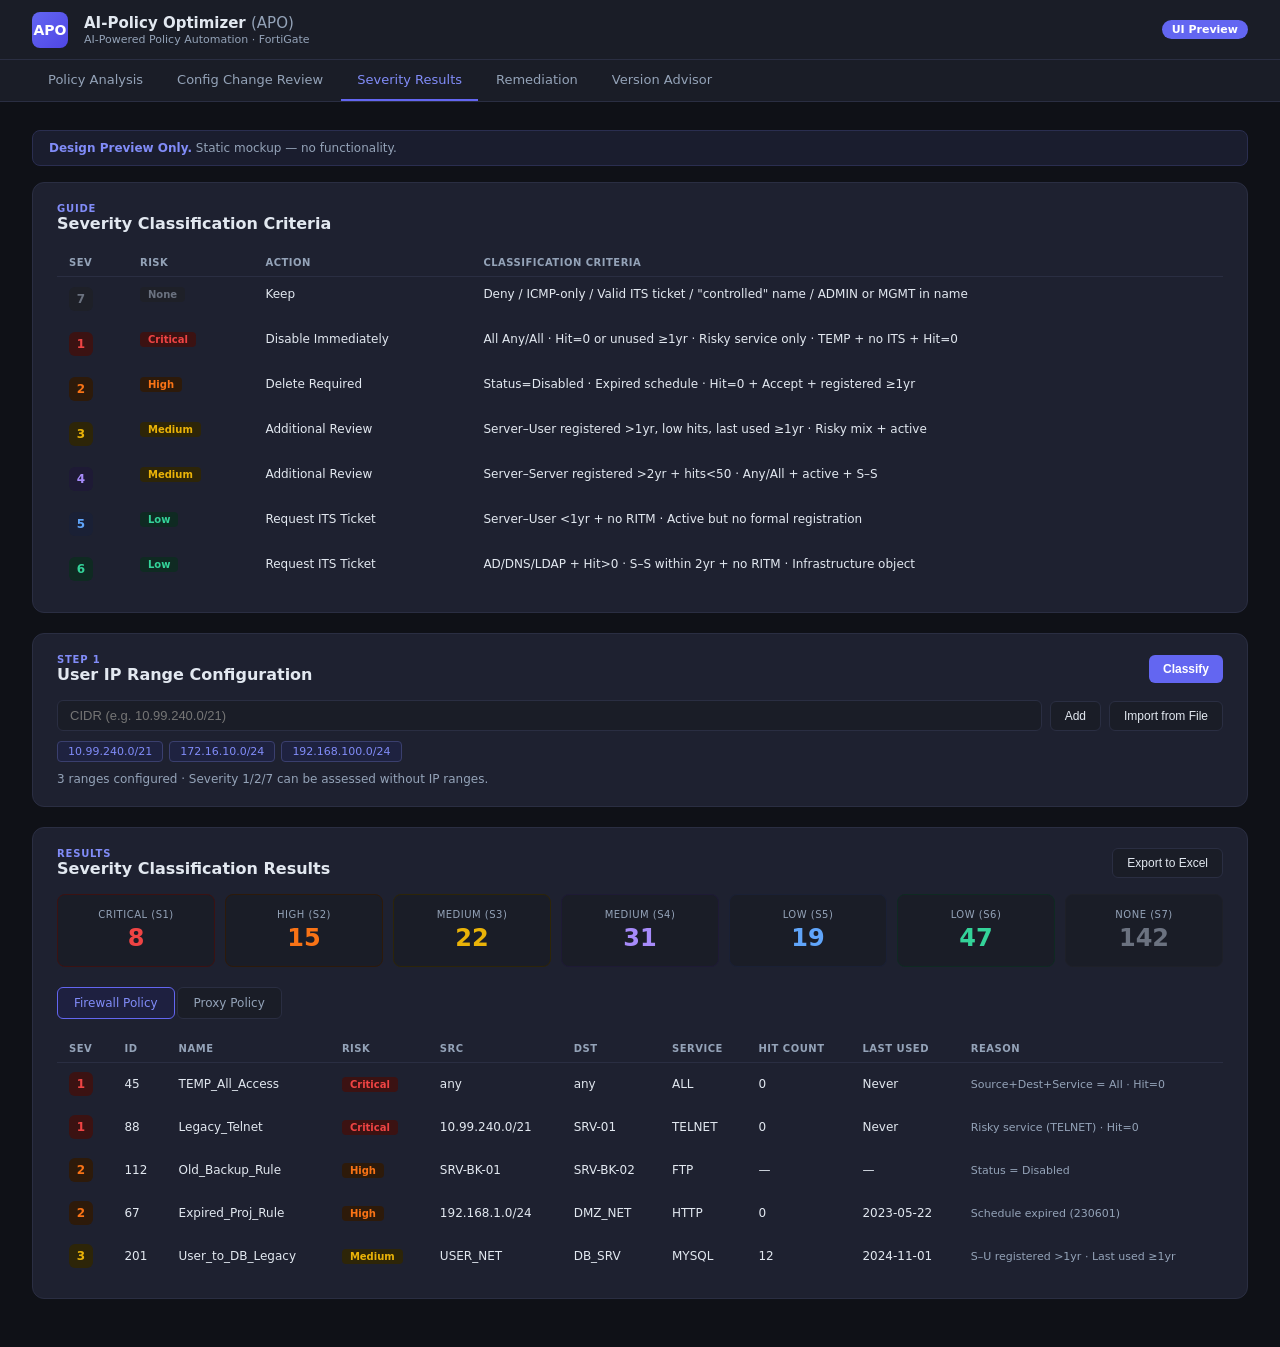
<file: preview/preview_severity.html>
<!doctype html>
<html lang="en">
<head>
<meta charset="utf-8"/>
<meta name="viewport" content="width=device-width,initial-scale=1"/>
<title>APO UI Preview — Severity Results</title>
<style>
  :root {
    --bg: #0f1117; --surface: #1a1d27; --card: #1e2130; --border: #2a2e42;
    --accent: #6366f1; --accent2: #818cf8;
    --c1: #ef4444; --c2: #f97316; --c3: #eab308; --c4: #a78bfa;
    --c5: #60a5fa; --c6: #34d399; --c7: #6b7280;
    --text: #e2e8f0; --muted: #94a3b8; --faint: #475569;
    --radius: 12px; --radius-sm: 8px;
  }
  * { box-sizing: border-box; margin: 0; padding: 0; }
  body { background: var(--bg); color: var(--text); font-family: 'Inter', system-ui, sans-serif; font-size: 14px; }

  .header {
    background: #1a1d27; border-bottom: 1px solid var(--border);
    padding: 0 32px; display: flex; align-items: center; gap: 16px; height: 60px;
  }
  .logo-ring { width:36px;height:36px;border-radius:8px;background:linear-gradient(135deg,var(--accent),#4f46e5);display:flex;align-items:center;justify-content:center;font-weight:800;font-size:14px;color:#fff; }
  .nav { background:var(--surface);border-bottom:1px solid var(--border);padding:0 32px;display:flex;gap:2px; }
  .nav-tab { padding:12px 16px;font-size:13px;font-weight:500;color:var(--muted);cursor:pointer;border-bottom:2px solid transparent; }
  .nav-tab.active { color:var(--accent2);border-bottom-color:var(--accent); }
  .badge-preview { margin-left:auto;background:var(--accent);color:#fff;padding:3px 10px;border-radius:20px;font-size:11px;font-weight:600; }
  .main { max-width:1280px;margin:0 auto;padding:28px 32px; }
  .card { background:var(--card);border:1px solid var(--border);border-radius:var(--radius);padding:20px 24px;margin-bottom:20px; }
  .card-header { display:flex;align-items:center;gap:12px;margin-bottom:16px; }
  .card-index { font-size:10px;font-weight:700;color:var(--accent2);text-transform:uppercase;letter-spacing:.8px; }
  .card-title { font-size:16px;font-weight:600;color:var(--text); }
  .btn-primary { background:var(--accent);color:#fff;border:none;border-radius:6px;padding:7px 14px;font-size:12px;font-weight:600;cursor:pointer; }
  .btn-secondary { background:var(--surface);color:var(--text);border:1px solid var(--border);border-radius:6px;padding:7px 14px;font-size:12px;font-weight:500;cursor:pointer; }

  /* ── Severity guide table ── */
  .sev-guide { width:100%;border-collapse:collapse;font-size:12px; }
  .sev-guide th { padding:8px 12px;color:var(--muted);font-size:10px;text-transform:uppercase;letter-spacing:.5px;border-bottom:1px solid var(--border);text-align:left; }
  .sev-guide td { padding:10px 12px;border-bottom:1px solid #1e2130;vertical-align:top; }
  .sev-guide tr:hover td { background:#1a1e2d; }
  .sev-badge {
    display:inline-flex;align-items:center;justify-content:center;
    width:24px;height:24px;border-radius:6px;font-weight:700;font-size:12px;
  }
  .s1 { background:#3b1212;color:var(--c1); }
  .s2 { background:#2d1a0a;color:var(--c2); }
  .s3 { background:#2d2508;color:var(--c3); }
  .s4 { background:#1e1a35;color:var(--c4); }
  .s5 { background:#1a2035;color:var(--c5); }
  .s6 { background:#0f2a22;color:var(--c6); }
  .s7 { background:#1e2028;color:var(--c7); }
  .risk-pill {
    display:inline-block;padding:2px 8px;border-radius:4px;font-size:10px;font-weight:600;
  }
  .r-critical { background:#3b1212;color:var(--c1); }
  .r-high     { background:#2d1a0a;color:var(--c2); }
  .r-medium   { background:#2d2508;color:var(--c3); }
  .r-low      { background:#0f2a22;color:var(--c6); }
  .r-none     { background:#1e2028;color:var(--c7); }

  /* ── Range input ── */
  .range-row { display:flex;gap:8px;align-items:center;margin-bottom:10px; }
  .range-input { flex:1;background:var(--surface);border:1px solid var(--border);border-radius:6px;padding:7px 12px;color:var(--text);font-size:13px; }
  .tag-list { display:flex;flex-wrap:wrap;gap:6px;margin-top:8px; }
  .tag { background:#1e2240;border:1px solid #3a3f6e;border-radius:4px;padding:3px 10px;font-size:11px;color:var(--accent2); }

  /* ── Summary bar ── */
  .sev-bar { display:flex;gap:10px;flex-wrap:wrap;margin-bottom:20px; }
  .sev-tile {
    flex:1;min-width:100px;background:var(--surface);border:1px solid var(--border);
    border-radius:var(--radius-sm);padding:14px 16px;text-align:center;
  }
  .sev-tile .tile-lbl { font-size:10px;color:var(--muted);text-transform:uppercase;letter-spacing:.5px; }
  .sev-tile .tile-val { font-size:24px;font-weight:700;margin-top:4px; }

  /* ── Sub tabs ── */
  .subtabs { display:flex;gap:2px;margin-bottom:16px; }
  .subtab { padding:8px 16px;font-size:12px;font-weight:500;color:var(--muted);background:var(--surface);border:1px solid var(--border);border-radius:6px;cursor:pointer; }
  .subtab.active { background:#1e2040;border-color:var(--accent);color:var(--accent2); }

  /* ── Data table ── */
  .data-table { width:100%;border-collapse:collapse;font-size:12px; }
  .data-table th { padding:8px 12px;color:var(--muted);font-size:10px;text-transform:uppercase;letter-spacing:.5px;border-bottom:1px solid var(--border);text-align:left;font-weight:600; }
  .data-table td { padding:9px 12px;border-bottom:1px solid #1e2130;color:var(--text); }
  .data-table tr:hover td { background:#1a1e2d; }
  .note-banner { background:#1a1d2e;border:1px solid #2a2e50;border-radius:var(--radius-sm);padding:10px 16px;font-size:12px;color:#94a3b8;margin-bottom:16px; }
  .note-banner strong { color:var(--accent2); }
</style>
</head>
<body>

<div class="header">
  <div class="logo-ring">APO</div>
  <div>
    <div style="font-size:15px;font-weight:600">AI-Policy Optimizer <span style="color:var(--muted);font-weight:400">(APO)</span></div>
    <div style="font-size:11px;color:var(--muted);margin-top:1px">AI-Powered Policy Automation · FortiGate</div>
  </div>
  <div class="badge-preview">UI Preview</div>
</div>

<nav class="nav">
  <div class="nav-tab">Policy Analysis</div>
  <div class="nav-tab">Config Change Review</div>
  <div class="nav-tab active">Severity Results</div>
  <div class="nav-tab">Remediation</div>
  <div class="nav-tab">Version Advisor</div>
</nav>

<div class="main">
  <div class="note-banner"><strong>Design Preview Only.</strong> Static mockup — no functionality.</div>

  <!-- Criteria guide -->
  <div class="card">
    <div class="card-header">
      <div>
        <div class="card-index">Guide</div>
        <div class="card-title">Severity Classification Criteria</div>
      </div>
    </div>
    <table class="sev-guide">
      <thead><tr><th>Sev</th><th>Risk</th><th>Action</th><th>Classification Criteria</th></tr></thead>
      <tbody>
        <tr><td><span class="sev-badge s7">7</span></td><td><span class="risk-pill r-none">None</span></td><td>Keep</td><td>Deny / ICMP-only / Valid ITS ticket / "controlled" name / ADMIN or MGMT in name</td></tr>
        <tr><td><span class="sev-badge s1">1</span></td><td><span class="risk-pill r-critical">Critical</span></td><td>Disable Immediately</td><td>All Any/All · Hit=0 or unused ≥1yr · Risky service only · TEMP + no ITS + Hit=0</td></tr>
        <tr><td><span class="sev-badge s2">2</span></td><td><span class="risk-pill r-high">High</span></td><td>Delete Required</td><td>Status=Disabled · Expired schedule · Hit=0 + Accept + registered ≥1yr</td></tr>
        <tr><td><span class="sev-badge s3">3</span></td><td><span class="risk-pill r-medium">Medium</span></td><td>Additional Review</td><td>Server–User registered >1yr, low hits, last used ≥1yr · Risky mix + active</td></tr>
        <tr><td><span class="sev-badge s4">4</span></td><td><span class="risk-pill r-medium">Medium</span></td><td>Additional Review</td><td>Server–Server registered >2yr + hits&lt;50 · Any/All + active + S–S</td></tr>
        <tr><td><span class="sev-badge s5">5</span></td><td><span class="risk-pill r-low">Low</span></td><td>Request ITS Ticket</td><td>Server–User &lt;1yr + no RITM · Active but no formal registration</td></tr>
        <tr><td><span class="sev-badge s6">6</span></td><td><span class="risk-pill r-low">Low</span></td><td>Request ITS Ticket</td><td>AD/DNS/LDAP + Hit>0 · S–S within 2yr + no RITM · Infrastructure object</td></tr>
      </tbody>
    </table>
  </div>

  <!-- IP Range -->
  <div class="card">
    <div class="card-header">
      <div>
        <div class="card-index">Step 1</div>
        <div class="card-title">User IP Range Configuration</div>
      </div>
      <button class="btn-primary" style="margin-left:auto">Classify</button>
    </div>
    <div class="range-row">
      <input class="range-input" placeholder="CIDR (e.g. 10.99.240.0/21)" />
      <button class="btn-secondary">Add</button>
      <button class="btn-secondary">Import from File</button>
    </div>
    <div class="tag-list">
      <span class="tag">10.99.240.0/21</span>
      <span class="tag">172.16.10.0/24</span>
      <span class="tag">192.168.100.0/24</span>
    </div>
    <div style="margin-top:10px;font-size:12px;color:var(--muted)">3 ranges configured · Severity 1/2/7 can be assessed without IP ranges.</div>
  </div>

  <!-- Results summary -->
  <div class="card">
    <div class="card-header">
      <div>
        <div class="card-index">Results</div>
        <div class="card-title">Severity Classification Results</div>
      </div>
      <button class="btn-secondary" style="margin-left:auto">Export to Excel</button>
    </div>
    <div class="sev-bar">
      <div class="sev-tile" style="border-color:#3b1212"><div class="tile-lbl">Critical (S1)</div><div class="tile-val" style="color:var(--c1)">8</div></div>
      <div class="sev-tile" style="border-color:#2d1a0a"><div class="tile-lbl">High (S2)</div><div class="tile-val" style="color:var(--c2)">15</div></div>
      <div class="sev-tile" style="border-color:#2d2508"><div class="tile-lbl">Medium (S3)</div><div class="tile-val" style="color:var(--c3)">22</div></div>
      <div class="sev-tile" style="border-color:#1e1a35"><div class="tile-lbl">Medium (S4)</div><div class="tile-val" style="color:var(--c4)">31</div></div>
      <div class="sev-tile" style="border-color:#1a2035"><div class="tile-lbl">Low (S5)</div><div class="tile-val" style="color:var(--c5)">19</div></div>
      <div class="sev-tile" style="border-color:#0f2a22"><div class="tile-lbl">Low (S6)</div><div class="tile-val" style="color:var(--c6)">47</div></div>
      <div class="sev-tile" style="border-color:#1e2028"><div class="tile-lbl">None (S7)</div><div class="tile-val" style="color:var(--c7)">142</div></div>
    </div>

    <div class="subtabs">
      <div class="subtab active">Firewall Policy</div>
      <div class="subtab">Proxy Policy</div>
    </div>

    <table class="data-table">
      <thead><tr><th>Sev</th><th>ID</th><th>Name</th><th>Risk</th><th>Src</th><th>Dst</th><th>Service</th><th>Hit Count</th><th>Last Used</th><th>Reason</th></tr></thead>
      <tbody>
        <tr>
          <td><span class="sev-badge s1">1</span></td><td>45</td><td>TEMP_All_Access</td>
          <td><span class="risk-pill r-critical">Critical</span></td>
          <td>any</td><td>any</td><td>ALL</td><td>0</td><td>Never</td>
          <td style="font-size:11px;color:var(--muted)">Source+Dest+Service = All · Hit=0</td>
        </tr>
        <tr>
          <td><span class="sev-badge s1">1</span></td><td>88</td><td>Legacy_Telnet</td>
          <td><span class="risk-pill r-critical">Critical</span></td>
          <td>10.99.240.0/21</td><td>SRV-01</td><td>TELNET</td><td>0</td><td>Never</td>
          <td style="font-size:11px;color:var(--muted)">Risky service (TELNET) · Hit=0</td>
        </tr>
        <tr>
          <td><span class="sev-badge s2">2</span></td><td>112</td><td>Old_Backup_Rule</td>
          <td><span class="risk-pill r-high">High</span></td>
          <td>SRV-BK-01</td><td>SRV-BK-02</td><td>FTP</td><td>—</td><td>—</td>
          <td style="font-size:11px;color:var(--muted)">Status = Disabled</td>
        </tr>
        <tr>
          <td><span class="sev-badge s2">2</span></td><td>67</td><td>Expired_Proj_Rule</td>
          <td><span class="risk-pill r-high">High</span></td>
          <td>192.168.1.0/24</td><td>DMZ_NET</td><td>HTTP</td><td>0</td><td>2023-05-22</td>
          <td style="font-size:11px;color:var(--muted)">Schedule expired (230601)</td>
        </tr>
        <tr>
          <td><span class="sev-badge s3">3</span></td><td>201</td><td>User_to_DB_Legacy</td>
          <td><span class="risk-pill r-medium">Medium</span></td>
          <td>USER_NET</td><td>DB_SRV</td><td>MYSQL</td><td>12</td><td>2024-11-01</td>
          <td style="font-size:11px;color:var(--muted)">S–U registered >1yr · Last used ≥1yr</td>
        </tr>
      </tbody>
    </table>
  </div>
</div>
</body>
</html>
</file>
